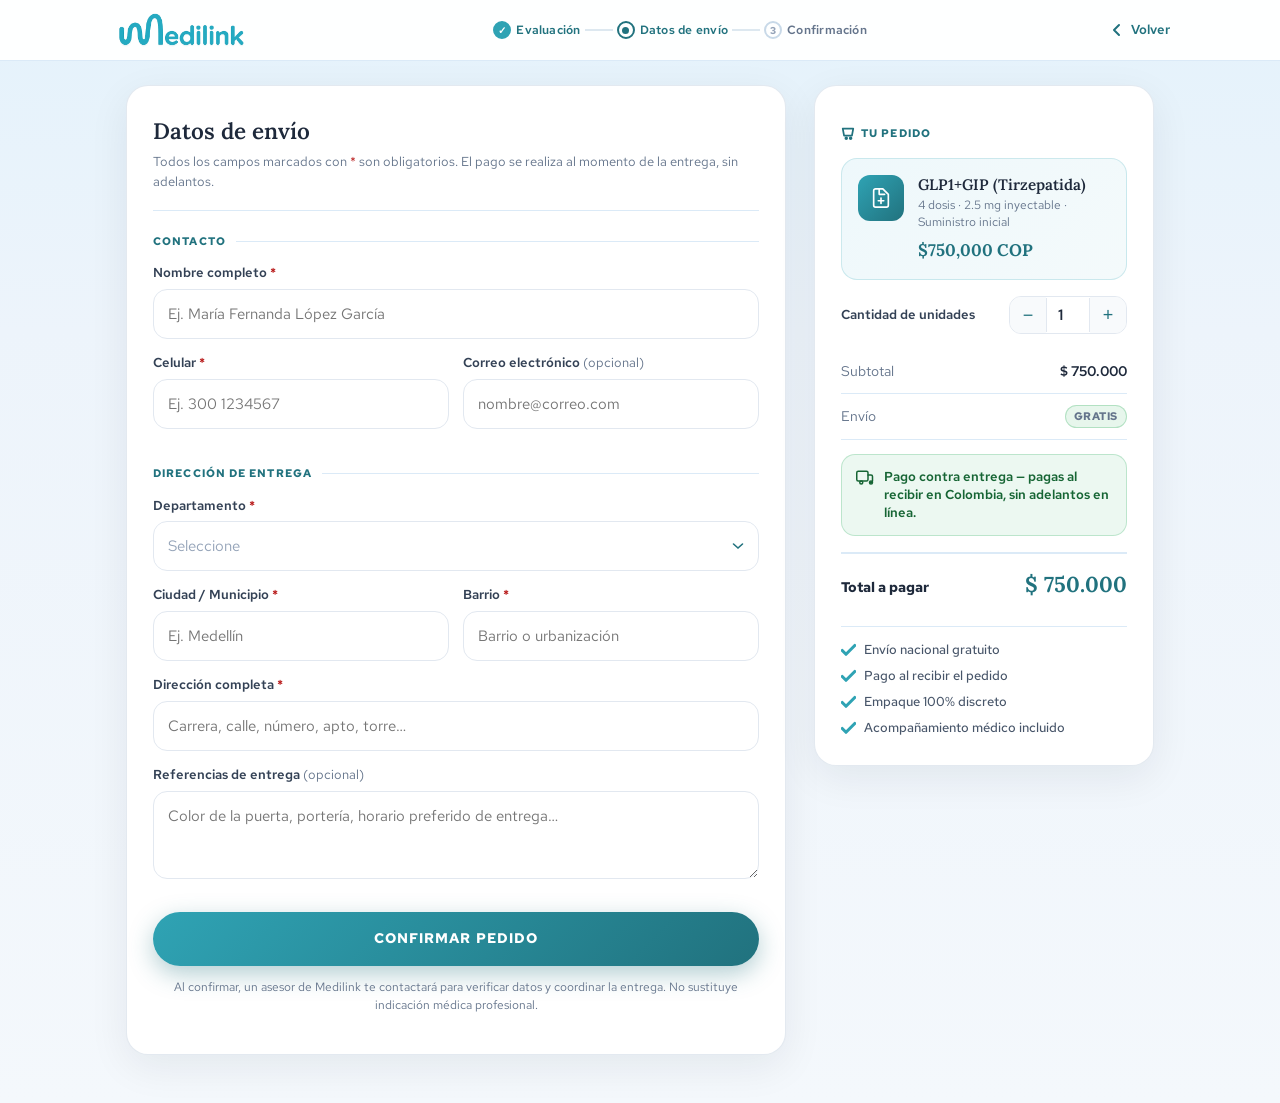
<file: checkout.html>
<!DOCTYPE html>
<html lang="es">

<head>
  <meta charset="utf-8">
  <title>Pedido — Medilink Colombia</title>
  <meta name="robots" content="noindex, nofollow">
  <meta name="viewport" content="width=device-width, initial-scale=1, viewport-fit=cover">
  <link rel="preconnect" href="https://fonts.googleapis.com">
  <link rel="preconnect" href="https://fonts.gstatic.com" crossorigin>
  <link href="https://fonts.googleapis.com/css2?family=Red+Hat+Text:ital,wght@0,400;0,500;0,600;0,700&family=Lora:ital,wght@0,500;0,600;1,400&display=swap" rel="stylesheet">
  <link href="https://medvi.org/medvi-icon.png" rel="shortcut icon" type="image/x-icon">
  <style>
    :root {
      --bg-soft: #edf4fb;
      --bg-surface: #ffffff;
      --text: #38312c;
      --muted: #64748b;
      --border-soft: #dbeaf7;
      --border: #e2e8f0;
      --accent: #2FA3B4;
      --accent-dark: #21727E;
      --success-bg: rgba(22, 163, 74, 0.08);
      --success-border: rgba(22, 163, 74, 0.22);
      --success-text: #166534;
      --shadow: 0 12px 40px rgba(15, 23, 42, 0.07);
      --pick-border: #e2e8f0;
      --pick-border-hover: #cbd5e1;
      --pick-active: var(--accent-dark);
      --pick-active-soft: rgba(47, 163, 180, 0.25);
    }

    *, *::before, *::after { box-sizing: border-box; }

    body {
      margin: 0;
      min-height: 100vh;
      min-height: 100dvh;
      background: linear-gradient(180deg, #e4f2fb 0%, var(--bg-soft) 30%, #f4f8fc 100%);
      color: var(--text);
      font-family: "Red Hat Text", Arial, sans-serif;
      font-size: 16px;
      line-height: 1.5;
    }

    /* ── Header ───────────────────────────────────────────── */
    .ck-top {
      position: sticky;
      top: 0;
      z-index: 20;
      background: rgba(255, 255, 255, 0.94);
      backdrop-filter: blur(12px);
      -webkit-backdrop-filter: blur(12px);
      border-bottom: 1px solid var(--border-soft);
      padding: max(12px, env(safe-area-inset-top)) max(20px, env(safe-area-inset-right)) 12px max(20px, env(safe-area-inset-left));
    }

    .ck-top-inner {
      max-width: 1060px;
      margin: 0 auto;
      display: flex;
      align-items: center;
      justify-content: space-between;
      gap: 14px;
    }

    .ck-logo img {
      height: clamp(30px, 8vw, 36px);
      width: auto;
      display: block;
    }

    .ck-nav-link {
      display: flex;
      align-items: center;
      gap: 6px;
      font-size: 13px;
      font-weight: 600;
      color: var(--accent-dark);
      text-decoration: none;
      white-space: nowrap;
    }

    .ck-nav-link:hover { text-decoration: underline; text-underline-offset: 3px; }

    .ck-nav-link svg {
      width: 16px;
      height: 16px;
      stroke: currentColor;
      fill: none;
      stroke-width: 2;
      stroke-linecap: round;
      stroke-linejoin: round;
      flex-shrink: 0;
    }

    /* ── Step indicator ───────────────────────────────────── */
    .ck-steps {
      display: flex;
      align-items: center;
      font-size: 12px;
      font-weight: 600;
      color: var(--muted);
    }

    .ck-step {
      display: flex;
      align-items: center;
      gap: 5px;
      letter-spacing: 0.02em;
    }

    .ck-step__dot {
      width: 18px;
      height: 18px;
      border-radius: 50%;
      border: 2px solid #c8d9e8;
      display: flex;
      align-items: center;
      justify-content: center;
      font-size: 10px;
      font-weight: 700;
      color: #94a3b8;
      flex-shrink: 0;
    }

    .ck-step.is-done .ck-step__dot {
      background: var(--accent);
      border-color: var(--accent);
      color: #fff;
    }

    .ck-step.is-done { color: var(--accent-dark); }

    .ck-step.is-active .ck-step__dot {
      border-color: var(--accent-dark);
      background: transparent;
    }

    .ck-step.is-active .ck-step__dot::after {
      content: "";
      width: 7px;
      height: 7px;
      border-radius: 50%;
      background: var(--accent-dark);
    }

    .ck-step.is-active { color: var(--accent-dark); }

    .ck-step__line {
      width: 28px;
      height: 2px;
      background: #dde8f0;
      margin: 0 4px;
      flex-shrink: 0;
    }

    @media (max-width: 480px) { .ck-steps { display: none; } }

    /* ── Page wrap ────────────────────────────────────────── */
    .ck-wrap {
      max-width: 1060px;
      margin: 0 auto;
      padding: max(24px, env(safe-area-inset-top)) max(16px, env(safe-area-inset-right)) max(48px, env(safe-area-inset-bottom)) max(16px, env(safe-area-inset-left));
    }

    .ck-banner {
      margin-bottom: 16px;
      padding: 13px 18px;
      border-radius: 14px;
      background: rgba(47, 163, 180, 0.1);
      border: 1px solid rgba(47, 163, 180, 0.28);
      font-size: 14px;
      line-height: 1.45;
      color: var(--accent-dark);
      font-weight: 500;
    }

    .ck-banner[hidden] { display: none !important; }

    /* ── 2-col grid ───────────────────────────────────────── */
    .ck-grid {
      display: flex;
      flex-direction: column;
      gap: 20px;
    }

    @media (min-width: 900px) {
      .ck-grid {
        display: grid;
        grid-template-columns: minmax(0, 1fr) 340px;
        gap: 28px;
        align-items: start;
      }
    }

    .ck-summary { order: -1; }

    @media (min-width: 900px) {
      .ck-summary {
        order: 0;
        position: sticky;
        top: calc(58px + env(safe-area-inset-top, 0px));
      }
    }

    /* ── Cards ────────────────────────────────────────────── */
    .ck-card {
      background: var(--bg-surface);
      border: 1px solid rgba(226, 232, 240, 0.95);
      border-radius: 22px;
      padding: clamp(20px, 4vw, 28px) clamp(18px, 3.5vw, 26px);
      box-shadow: var(--shadow);
    }

    /* ── Form card ────────────────────────────────────────── */
    .ck-form-head {
      margin-bottom: 22px;
      padding-bottom: 18px;
      border-bottom: 1px solid var(--border-soft);
    }

    .ck-form-head h1 {
      margin: 0 0 4px;
      font-family: Lora, Georgia, serif;
      font-size: clamp(1.2rem, 3.5vw, 1.4rem);
      font-weight: 600;
      color: #1e293b;
    }

    .ck-sub {
      margin: 0;
      font-size: 13px;
      line-height: 1.55;
      color: var(--muted);
    }

    .ck-section-label {
      display: flex;
      align-items: center;
      gap: 10px;
      margin: 22px 0 14px;
      font-size: 11px;
      font-weight: 700;
      letter-spacing: 0.1em;
      text-transform: uppercase;
      color: var(--accent-dark);
      white-space: nowrap;
    }

    .ck-section-label::after {
      content: "";
      flex: 1;
      height: 1px;
      background: var(--border-soft);
    }

    .ck-section-label:first-of-type { margin-top: 0; }

    /* ── Fields ───────────────────────────────────────────── */
    .ck-field { margin-bottom: 14px; }

    .ck-field label {
      display: block;
      margin-bottom: 6px;
      font-size: 13px;
      font-weight: 600;
      color: #334155;
    }

    .ck-hint { font-weight: 400; color: var(--muted); }

    .ck-input, .ck-textarea {
      width: 100%;
      padding: 13px 14px;
      font: inherit;
      font-size: 15px;
      border: 1.5px solid var(--border);
      border-radius: 14px;
      background: #fff;
      color: var(--text);
      transition: border-color 0.2s, box-shadow 0.2s;
      min-height: 48px;
    }

    .ck-textarea { min-height: 88px; resize: vertical; }

    .ck-input:focus, .ck-textarea:focus {
      outline: none;
      border-color: var(--accent);
      box-shadow: 0 0 0 3px rgba(47, 163, 180, 0.2);
    }

    .ck-row2 {
      display: grid;
      grid-template-columns: 1fr 1fr;
      gap: 12px 14px;
    }

    @media (max-width: 520px) { .ck-row2 { grid-template-columns: 1fr; } }

    /* ── Departamento: mismo aspecto que .ck-input (etiqueta fuera + una sola fila) ── */
    .ck-depto-shell {
      position: relative;
      z-index: 1;
      border: 1.5px solid var(--border);
      border-radius: 14px;
      background: #fff;
      min-height: 48px;
      transition: border-color 0.2s, box-shadow 0.2s;
    }

    .ck-depto-shell:hover {
      border-color: var(--pick-border-hover);
    }

    .ck-depto-shell:focus-within {
      outline: none;
      border-color: var(--accent);
      box-shadow: 0 0 0 3px rgba(47, 163, 180, 0.2);
    }

    .ck-depto-shell:has(.intake-dd.is-open) {
      z-index: 30;
    }

    /* Native <select> antes de mejorar (sin JS o primer paint) */
    .ck-depto-shell > select.ck-depto-native {
      display: block;
      width: 100%;
      margin: 0;
      padding: 13px 36px 13px 14px;
      min-height: 48px;
      font: inherit;
      font-size: 15px;
      color: var(--text);
      background: transparent;
      border: none;
      border-radius: 14px;
      cursor: pointer;
      appearance: none;
      background-image: url("data:image/svg+xml,%3Csvg xmlns='http://www.w3.org/2000/svg' width='12' height='8' viewBox='0 0 12 8'%3E%3Cpath fill='none' stroke='%2364748b' stroke-width='1.2' d='M1 1.5L6 6l5-4.5'/%3E%3C/svg%3E");
      background-repeat: no-repeat;
      background-position: right 14px center;
    }

    .ck-depto-shell > select.ck-depto-native:focus {
      outline: none;
    }

    .intake-dd {
      position: relative;
      width: 100%;
    }

    .intake-dd__native {
      position: absolute !important;
      width: 1px !important;
      height: 1px !important;
      padding: 0 !important;
      margin: -1px !important;
      overflow: hidden !important;
      clip: rect(0, 0, 0, 0) !important;
      white-space: nowrap !important;
      border: 0 !important;
      appearance: none;
    }

    .ck-depto-shell .intake-dd__btn {
      position: relative;
      display: flex;
      align-items: center;
      width: 100%;
      margin: 0;
      padding: 13px 36px 13px 14px;
      min-height: 48px;
      font: inherit;
      font-size: 15px;
      font-weight: 400;
      line-height: 1.35;
      text-align: left;
      color: var(--text);
      background: transparent;
      border: none;
      border-radius: 14px;
      cursor: pointer;
      transition: color 0.15s ease;
    }

    .ck-depto-shell .intake-dd__btn.intake-dd__btn--placeholder {
      color: #94a3b8;
      font-weight: 400;
    }

    .ck-depto-shell .intake-dd__btn::after {
      content: "";
      position: absolute;
      right: 14px;
      top: 50%;
      width: 12px;
      height: 8px;
      margin-top: -4px;
      background-image: url("data:image/svg+xml,%3Csvg xmlns='http://www.w3.org/2000/svg' width='12' height='8' viewBox='0 0 12 8'%3E%3Cpath fill='none' stroke='%2321727E' stroke-width='1.6' stroke-linecap='round' d='M1.5 2L6 6l4.5-4'/%3E%3C/svg%3E");
      background-repeat: no-repeat;
      background-position: center;
      pointer-events: none;
      transition: transform 0.2s ease;
    }

    .intake-dd.is-open .intake-dd__btn::after {
      transform: rotate(180deg);
    }

    .ck-depto-shell .intake-dd__btn:focus {
      outline: none;
    }

    .ck-depto-shell .intake-dd__btn:focus-visible {
      outline: 2px solid var(--accent);
      outline-offset: 2px;
      border-radius: 10px;
    }

    .intake-dd__list {
      position: absolute; left: -6px; right: -6px; top: calc(100% + 6px);
      z-index: 50; margin: 0; padding: 6px 0; list-style: none;
      max-height: min(280px, 52vh); overflow-y: auto; overflow-x: hidden;
      background: #fff; border: 1px solid #dbe4f0; border-radius: 14px;
      box-shadow: 0 14px 40px rgba(30, 58, 95, 0.16), 0 0 0 1px rgba(255,255,255,0.8) inset;
      scrollbar-width: thin; scrollbar-color: var(--accent) #eef4fb;
    }

    .intake-dd__list::-webkit-scrollbar { width: 8px; }
    .intake-dd__list::-webkit-scrollbar-track { background: #eef4fb; border-radius: 8px; }
    .intake-dd__list::-webkit-scrollbar-thumb { background: var(--accent); border-radius: 8px; }

    .intake-dd__opt {
      margin: 0;
      padding: 11px 16px;
      font: inherit;
      font-size: 15px;
      font-weight: 500;
      line-height: 1.35;
      color: var(--text);
      cursor: pointer;
      transition: background 0.12s ease, color 0.12s ease;
    }

    .intake-dd__opt:hover, .intake-dd__opt:focus { outline: none; background: rgba(47, 163, 180, 0.1); color: var(--accent-dark); }
    .intake-dd__opt[aria-selected="true"] { background: rgba(47, 163, 180, 0.18); color: var(--accent-dark); font-weight: 600; }

    /* ── Submit area ──────────────────────────────────────── */
    .ck-submit-area { margin-top: 26px; }

    .ck-submit {
      width: 100%; padding: 16px 22px; min-height: 54px;
      font: inherit; font-size: 14px; font-weight: 700;
      letter-spacing: 0.08em; text-transform: uppercase;
      color: #fff;
      background: linear-gradient(135deg, var(--accent) 0%, var(--accent-dark) 100%);
      border: none; border-radius: 999px; cursor: pointer;
      box-shadow: 0 8px 24px rgba(33, 114, 126, 0.35);
      transition: transform 0.15s ease, box-shadow 0.15s ease, opacity 0.15s ease;
    }

    .ck-submit:hover:not(:disabled) { transform: translateY(-1px); box-shadow: 0 10px 28px rgba(33, 114, 126, 0.42); }
    .ck-submit:disabled { opacity: 0.55; cursor: not-allowed; transform: none; }

    .ck-foot {
      margin-top: 12px; font-size: 12px; line-height: 1.5;
      color: var(--muted); text-align: center;
    }

    .ck-post-submit {
      margin-top: 14px; padding: 14px 16px; border-radius: 14px;
      background: #f0fdf4; border: 1px solid rgba(22, 163, 74, 0.28);
      font-size: 14px; line-height: 1.5; color: #166534; text-align: center;
    }

    .ck-post-submit[hidden] { display: none !important; }
    .ck-post-submit a { color: var(--accent-dark); font-weight: 700; }

    /* ── Summary card ─────────────────────────────────────── */
    .ck-summary-label {
      display: inline-flex; align-items: center; gap: 6px;
      margin-bottom: 16px;
      font-size: 11px; font-weight: 700; letter-spacing: 0.1em;
      text-transform: uppercase; color: var(--accent-dark);
    }

    .ck-summary-label svg {
      width: 14px; height: 14px;
      stroke: currentColor; fill: none; stroke-width: 2;
      stroke-linecap: round; stroke-linejoin: round;
    }

    /* Product box */
    .ck-product-box {
      display: flex; align-items: flex-start; gap: 14px;
      padding: 16px;
      background: linear-gradient(135deg, #eef8fb 0%, #f4fafb 100%);
      border: 1px solid rgba(47, 163, 180, 0.2);
      border-radius: 16px; margin-bottom: 16px;
    }

    .ck-product-icon {
      flex-shrink: 0; width: 46px; height: 46px; border-radius: 12px;
      background: linear-gradient(135deg, var(--accent) 0%, var(--accent-dark) 100%);
      display: flex; align-items: center; justify-content: center;
    }

    .ck-product-icon svg {
      width: 22px; height: 22px;
      stroke: #fff; fill: none; stroke-width: 1.8;
      stroke-linecap: round; stroke-linejoin: round;
    }

    .ck-product-info { flex: 1; min-width: 0; }

    .ck-product-name {
      margin: 0 0 3px;
      font-family: Lora, Georgia, serif; font-size: 0.95rem; font-weight: 600;
      color: #1e293b; line-height: 1.3;
    }

    .ck-product-desc { margin: 0 0 7px; font-size: 12px; color: #64748b; line-height: 1.4; }

    .ck-product-price {
      margin: 0; font-family: Lora, Georgia, serif;
      font-size: 1.05rem; font-weight: 700; color: var(--accent-dark);
    }

    /* Quantity control */
    .ck-qty-row {
      display: flex; align-items: center; justify-content: space-between;
      gap: 10px; margin-bottom: 16px;
    }

    .ck-qty-label { font-size: 13px; font-weight: 600; color: #334155; }

    .ck-qty-control {
      display: flex; align-items: center;
      border: 1.5px solid var(--border); border-radius: 12px; overflow: hidden;
    }

    .ck-qty-btn {
      width: 36px; height: 36px; background: #f8fafc; border: none;
      cursor: pointer; font-size: 18px; color: var(--accent-dark);
      display: flex; align-items: center; justify-content: center;
      transition: background 0.15s; flex-shrink: 0; line-height: 1;
    }

    .ck-qty-btn:hover { background: #eef4fb; }

    .ck-qty-val {
      width: 44px; padding: 6px 4px; text-align: center;
      border: none; border-left: 1px solid var(--border); border-right: 1px solid var(--border);
      font: inherit; font-size: 15px; font-weight: 600; color: #1e293b; background: #fff;
    }

    .ck-qty-val:focus { outline: none; }

    /* Line items */
    .ck-sum-line {
      display: flex; justify-content: space-between; align-items: center;
      gap: 12px; padding: 11px 0;
      border-bottom: 1px solid var(--border-soft); font-size: 14px;
    }

    .ck-sum-line:last-of-type { border-bottom: none; }
    .ck-sum-line span { color: var(--muted); }
    .ck-sum-line strong { color: #1e293b; font-weight: 600; text-align: right; }

    .ck-free-badge {
      display: inline-block; padding: 2px 8px;
      background: rgba(22, 163, 74, 0.1);
      border: 1px solid rgba(22, 163, 74, 0.25);
      border-radius: 999px; font-size: 11px; font-weight: 700;
      letter-spacing: 0.05em; color: #166534; text-transform: uppercase;
    }

    /* Total */
    .ck-total {
      display: flex; justify-content: space-between; align-items: baseline;
      padding: 14px 0 12px; margin-top: 4px;
      border-top: 2px solid var(--border-soft);
      font-size: 14px; font-weight: 700; color: #1e293b;
    }

    .ck-total-val {
      font-family: Lora, Georgia, serif;
      font-size: clamp(1.2rem, 3.5vw, 1.35rem);
      font-weight: 700; color: var(--accent-dark);
    }

    /* COD badge */
    .ck-cod-badge {
      display: flex; align-items: flex-start; gap: 10px;
      margin: 14px 0 16px; padding: 13px 14px;
      background: var(--success-bg); border: 1px solid var(--success-border);
      border-radius: 14px; font-size: 13px; font-weight: 600;
      color: var(--success-text); line-height: 1.4;
    }

    .ck-cod-badge svg {
      width: 18px; height: 18px; stroke: currentColor; fill: none;
      stroke-width: 2; stroke-linecap: round; stroke-linejoin: round;
      flex-shrink: 0; margin-top: 1px;
    }

    /* Trust list */
    .ck-trust-list {
      display: flex; flex-direction: column; gap: 7px;
      margin-top: 14px; padding-top: 14px;
      border-top: 1px solid var(--border-soft);
    }

    .ck-trust-item {
      display: flex; align-items: center; gap: 8px;
      font-size: 12.5px; font-weight: 500; color: #475569;
    }

    .ck-trust-item svg {
      width: 15px; height: 15px; flex-shrink: 0;
      stroke: var(--accent); fill: none; stroke-width: 2.5;
      stroke-linecap: round; stroke-linejoin: round;
    }

    .req { color: #b91c1c; }
  </style>
</head>

<body>
  <header class="ck-top">
    <div class="ck-top-inner">
      <a class="ck-logo" href="index.html" aria-label="Medilink Colombia — inicio">
        <img src="images/LOGO-MEDILINK.png" alt="Medilink Colombia" width="160" height="40">
      </a>

      <nav class="ck-steps" aria-label="Pasos del proceso">
        <div class="ck-step is-done">
          <span class="ck-step__dot" aria-hidden="true">✓</span>
          <span>Evaluación</span>
        </div>
        <span class="ck-step__line" aria-hidden="true"></span>
        <div class="ck-step is-active">
          <span class="ck-step__dot" aria-hidden="true"></span>
          <span>Datos de envío</span>
        </div>
        <span class="ck-step__line" aria-hidden="true"></span>
        <div class="ck-step">
          <span class="ck-step__dot" aria-hidden="true">3</span>
          <span>Confirmación</span>
        </div>
      </nav>

      <a class="ck-nav-link" href="intakeform6089.html">
        <svg viewBox="0 0 16 16" aria-hidden="true"><polyline points="10,3 5,8 10,13"/></svg>
        Volver
      </a>
    </div>
  </header>

  <div class="ck-wrap">
    <p class="ck-banner" id="ck-eval-banner" hidden></p>

    <div class="ck-grid">

      <!-- ── Form ─────────────────────────────────────────── -->
      <form class="ck-card" id="checkout-form" novalidate>
        <div class="ck-form-head">
          <h1>Datos de envío</h1>
          <p class="ck-sub">Todos los campos marcados con <span class="req" aria-hidden="true">*</span> son obligatorios. El pago se realiza al momento de la entrega, sin adelantos.</p>
        </div>

        <p class="ck-section-label">Contacto</p>

        <div class="ck-field">
          <label for="ck-nombre">Nombre completo <span class="req" aria-hidden="true">*</span></label>
          <input class="ck-input" id="ck-nombre" name="nombre_completo" type="text"
            autocomplete="name" required maxlength="160"
            placeholder="Ej. María Fernanda López García">
        </div>
        <div class="ck-row2">
          <div class="ck-field">
            <label for="ck-celular">Celular <span class="req" aria-hidden="true">*</span></label>
            <input class="ck-input" id="ck-celular" name="celular" type="tel"
              inputmode="tel" autocomplete="tel" required
              placeholder="Ej. 300 1234567">
          </div>
          <div class="ck-field">
            <label for="ck-email">Correo electrónico <span class="ck-hint">(opcional)</span></label>
            <input class="ck-input" id="ck-email" name="email" type="email"
              autocomplete="email" maxlength="120"
              placeholder="nombre@correo.com">
          </div>
        </div>

        <p class="ck-section-label">Dirección de entrega</p>

        <div class="ck-field ck-field--depto">
          <label for="ck-depto" id="ck-depto-lbl">Departamento <span class="req" aria-hidden="true">*</span></label>
          <div class="ck-depto-shell">
            <select id="ck-depto" name="departamento" class="ck-depto-native" required autocomplete="address-level1">
              <option value="">Seleccione</option>
              <option>Amazonas</option><option>Antioquia</option><option>Arauca</option>
              <option>Atlántico</option><option>Bogotá D.C.</option><option>Bolívar</option>
              <option>Boyacá</option><option>Caldas</option><option>Caquetá</option>
              <option>Casanare</option><option>Cauca</option><option>Cesar</option>
              <option>Chocó</option><option>Córdoba</option><option>Cundinamarca</option>
              <option>Guainía</option><option>Guaviare</option><option>Huila</option>
              <option>La Guajira</option><option>Magdalena</option><option>Meta</option>
              <option>Nariño</option><option>Norte de Santander</option><option>Putumayo</option>
              <option>Quindío</option><option>Risaralda</option>
              <option>San Andrés y Providencia</option><option>Santander</option>
              <option>Sucre</option><option>Tolima</option><option>Valle del Cauca</option>
              <option>Vaupés</option><option>Vichada</option>
            </select>
          </div>
        </div>

        <div class="ck-row2">
          <div class="ck-field">
            <label for="ck-ciudad">Ciudad / Municipio <span class="req" aria-hidden="true">*</span></label>
            <input class="ck-input" id="ck-ciudad" name="ciudad" type="text"
              required maxlength="120" placeholder="Ej. Medellín">
          </div>
          <div class="ck-field">
            <label for="ck-barrio">Barrio <span class="req" aria-hidden="true">*</span></label>
            <input class="ck-input" id="ck-barrio" name="barrio" type="text"
              required maxlength="100" placeholder="Barrio o urbanización">
          </div>
        </div>

        <div class="ck-field">
          <label for="ck-direccion">Dirección completa <span class="req" aria-hidden="true">*</span></label>
          <input class="ck-input" id="ck-direccion" name="direccion" type="text"
            autocomplete="street-address" required maxlength="200"
            placeholder="Carrera, calle, número, apto, torre…">
        </div>
        <div class="ck-field">
          <label for="ck-ref">Referencias de entrega <span class="ck-hint">(opcional)</span></label>
          <textarea class="ck-textarea" id="ck-ref" name="referencias" maxlength="500"
            placeholder="Color de la puerta, portería, horario preferido de entrega…"></textarea>
        </div>

        <div class="ck-submit-area">
          <button type="submit" class="ck-submit" id="ck-btn-confirmar">
            Confirmar pedido
          </button>
          <p class="ck-foot">Al confirmar, un asesor de Medilink te contactará para verificar datos y coordinar la entrega. No sustituye indicación médica profesional.</p>
          <div class="ck-post-submit" id="ck-post-submit" hidden>
            Hemos abierto la <strong>confirmación en una nueva pestaña</strong>. Si no la ves, <a href="pedido-confirmado.html" id="ck-open-confirm" target="_blank" rel="noopener noreferrer">haz clic aquí</a>.
          </div>
        </div>
      </form>

      <!-- ── Summary ──────────────────────────────────────── -->
      <aside class="ck-card ck-summary" aria-labelledby="ck-resumen-title">
        <p class="ck-summary-label" id="ck-resumen-title">
          <svg viewBox="0 0 16 16" aria-hidden="true"><path d="M2 3h12l-1.5 8H3.5L2 3Z"/><circle cx="6" cy="14" r="1"/><circle cx="11" cy="14" r="1"/></svg>
          Tu pedido
        </p>

        <!-- Product box -->
        <div class="ck-product-box">
          <div class="ck-product-icon" aria-hidden="true">
            <svg viewBox="0 0 24 24">
              <path d="M10 2H6a2 2 0 0 0-2 2v16a2 2 0 0 0 2 2h12a2 2 0 0 0 2-2V8l-6-6Z"/>
              <path d="M10 2v6h6"/>
              <line x1="12" y1="12" x2="12" y2="18"/>
              <line x1="9" y1="15" x2="15" y2="15"/>
            </svg>
          </div>
          <div class="ck-product-info">
            <p class="ck-product-name" id="ck-producto-nombre">GLP1+GIP (Tirzepatida)</p>
            <p class="ck-product-desc">4 dosis · 2.5 mg inyectable · Suministro inicial</p>
            <p class="ck-product-price">$750,000 COP</p>
          </div>
        </div>

        <!-- Quantity -->
        <div class="ck-qty-row">
          <span class="ck-qty-label">Cantidad de unidades</span>
          <div class="ck-qty-control">
            <button type="button" class="ck-qty-btn" id="ck-qty-minus" aria-label="Reducir cantidad">−</button>
            <input class="ck-qty-val" id="ck-cantidad" name="cantidad"
              type="number" min="1" max="99" value="1"
              form="checkout-form" inputmode="numeric" aria-label="Cantidad">
            <button type="button" class="ck-qty-btn" id="ck-qty-plus" aria-label="Aumentar cantidad">+</button>
          </div>
        </div>

        <!-- Line items -->
        <div class="ck-sum-line">
          <span>Subtotal</span>
          <strong id="ck-subtotal-valor">$750,000 COP</strong>
        </div>
        <div class="ck-sum-line">
          <span>Envío</span>
          <strong><span class="ck-free-badge">Gratis</span></strong>
        </div>

        <!-- COD -->
        <div class="ck-cod-badge">
          <svg viewBox="0 0 24 24" aria-hidden="true">
            <rect x="1" y="3" width="15" height="13" rx="2"/>
            <path d="M16 8h4a2 2 0 0 1 2 2v6a2 2 0 0 1-2 2h-1"/>
            <circle cx="7" cy="18" r="2"/><circle cx="20" cy="18" r="2"/>
          </svg>
          <span>Pago contra entrega — pagas al recibir en Colombia, sin adelantos en línea.</span>
        </div>

        <!-- Total -->
        <div class="ck-total">
          <span>Total a pagar</span>
          <span class="ck-total-val" id="ck-total-valor">$750,000 COP</span>
        </div>

        <!-- Trust -->
        <div class="ck-trust-list">
          <div class="ck-trust-item">
            <svg viewBox="0 0 12 12"><polyline points="1,6 4,9 11,2"/></svg>
            Envío nacional gratuito
          </div>
          <div class="ck-trust-item">
            <svg viewBox="0 0 12 12"><polyline points="1,6 4,9 11,2"/></svg>
            Pago al recibir el pedido
          </div>
          <div class="ck-trust-item">
            <svg viewBox="0 0 12 12"><polyline points="1,6 4,9 11,2"/></svg>
            Empaque 100% discreto
          </div>
          <div class="ck-trust-item">
            <svg viewBox="0 0 12 12"><polyline points="1,6 4,9 11,2"/></svg>
            Acompañamiento médico incluido
          </div>
        </div>
      </aside>
    </div>
  </div>

  <script>
    (function () {
      var MLK_PRECIO_UNITARIO_COP = 750000;
      var MLK_NOMBRE_PRODUCTO = 'GLP1+GIP (Tirzepatida)';
      var MLK_DETALLE_PRODUCTO = '4 dosis · 2.5 mg inyectable';

      /* ── Custom dropdown ────────────────────────────── */
      function closeAllIntakeDds(exceptWrap) {
        document.querySelectorAll('.intake-dd.is-open').forEach(function (w) {
          if (w !== exceptWrap && typeof w._intakeDdClose === 'function') w._intakeDdClose();
        });
      }

      document.addEventListener('click', function () { closeAllIntakeDds(null); });
      document.addEventListener('keydown', function (e) {
        if (e.key === 'Escape') closeAllIntakeDds(null);
      });

      function enhanceIntakeDobSelect(select) {
        if (!select || select.dataset.intakeDd === '1') return;
        select.dataset.intakeDd = '1';
        var field = select.closest('.ck-field');
        var label = field ? field.querySelector('label[for="' + select.id + '"]') : null;
        if (!label && select.closest('.intake-dob-box')) {
          label = select.closest('.intake-dob-box').querySelector('.intake-dob-sublabel');
        }
        var wrap = document.createElement('div');
        wrap.className = 'intake-dd';
        var btn = document.createElement('button');
        btn.type = 'button';
        btn.className = 'intake-dd__btn';
        btn.id = select.id + '_btn';
        var listId = select.id + '_list';
        var list = document.createElement('ul');
        list.className = 'intake-dd__list';
        list.id = listId;
        list.setAttribute('role', 'listbox');
        list.hidden = true;
        btn.setAttribute('aria-haspopup', 'listbox');
        btn.setAttribute('aria-expanded', 'false');
        btn.setAttribute('aria-controls', listId);
        if (label) {
          if (!label.id) label.id = select.id + '_lbl';
          btn.setAttribute('aria-labelledby', label.id);
          label.setAttribute('for', btn.id);
        }
        select.parentNode.insertBefore(wrap, select);
        wrap.appendChild(btn);
        wrap.appendChild(list);
        wrap.appendChild(select);
        select.classList.remove('intake-dob-control', 'ck-depto-native');
        select.classList.add('intake-dd__native');
        select.setAttribute('tabindex', '-1');

        function syncList() {
          list.innerHTML = '';
          Array.prototype.forEach.call(select.options, function (opt) {
            var li = document.createElement('li');
            li.setAttribute('role', 'option');
            li.className = 'intake-dd__opt';
            li.dataset.value = opt.value;
            li.textContent = opt.textContent;
            li.setAttribute('aria-selected', opt.value === select.value ? 'true' : 'false');
            li.tabIndex = -1;
            list.appendChild(li);
          });
        }

        function syncBtn() {
          var i = select.selectedIndex;
          var text = (i >= 0 && select.options[i]) ? select.options[i].textContent : '—';
          btn.textContent = text;
          btn.classList.toggle('intake-dd__btn--placeholder', !select.value);
        }

        function openDd(e) {
          if (e) e.stopPropagation();
          closeAllIntakeDds(wrap);
          syncList();
          list.hidden = false;
          btn.setAttribute('aria-expanded', 'true');
          wrap.classList.add('is-open');
        }

        function closeDd() {
          list.hidden = true;
          btn.setAttribute('aria-expanded', 'false');
          wrap.classList.remove('is-open');
        }

        wrap._intakeDdClose = closeDd;

        btn.addEventListener('click', function (e) {
          e.stopPropagation();
          wrap.classList.contains('is-open') ? closeDd() : openDd(e);
        });

        wrap.addEventListener('click', function (e) { e.stopPropagation(); });

        list.addEventListener('click', function (e) {
          var li = e.target.closest('.intake-dd__opt');
          if (!li) return;
          e.stopPropagation();
          select.value = li.dataset.value;
          select.dispatchEvent(new Event('input', { bubbles: true }));
          select.dispatchEvent(new Event('change', { bubbles: true }));
          syncBtn(); syncList(); closeDd(); btn.focus();
        });

        select.addEventListener('change', function () {
          syncBtn();
          if (wrap.classList.contains('is-open')) syncList();
        });

        select.__intakeDdRefresh = function () { syncBtn(); syncList(); };
        syncBtn();
      }

      var ckDepto = document.getElementById('ck-depto');
      if (ckDepto) enhanceIntakeDobSelect(ckDepto);

      /* ── Banner from evaluation ─────────────────────── */
      try {
        var raw = sessionStorage.getItem('mlk_pre_pedido');
        if (raw) {
          var ev = JSON.parse(raw);
          var banner = document.getElementById('ck-eval-banner');
          if (ev && ev.evalApto && banner) {
            banner.textContent = '✓ Tu evaluación fue favorable (' + ev.evalScore + '% de aceptación). Completa el envío para continuar.';
            banner.hidden = false;
          }
        }
      } catch (e) { /* noop */ }

      /* ── Format ─────────────────────────────────────── */
      function formatCOP(n) {
        return new Intl.NumberFormat('es-CO', {
          style: 'currency', currency: 'COP', maximumFractionDigits: 0
        }).format(n);
      }

      /* ── Quantity ───────────────────────────────────── */
      var qtyEl = document.getElementById('ck-cantidad');
      var totalEl = document.getElementById('ck-total-valor');
      var subtotalEl = document.getElementById('ck-subtotal-valor');
      var qtyMinus = document.getElementById('ck-qty-minus');
      var qtyPlus = document.getElementById('ck-qty-plus');

      function updateTotal() {
        var q = Math.max(1, parseInt(qtyEl.value, 10) || 1);
        qtyEl.value = String(q);
        var total = formatCOP(q * MLK_PRECIO_UNITARIO_COP);
        if (subtotalEl) subtotalEl.textContent = total;
        if (totalEl) totalEl.textContent = total;
      }

      if (qtyMinus) qtyMinus.addEventListener('click', function () {
        var q = Math.max(1, (parseInt(qtyEl.value, 10) || 1) - 1);
        qtyEl.value = String(q); updateTotal();
      });

      if (qtyPlus) qtyPlus.addEventListener('click', function () {
        var q = Math.min(99, (parseInt(qtyEl.value, 10) || 1) + 1);
        qtyEl.value = String(q); updateTotal();
      });

      qtyEl.addEventListener('input', updateTotal);
      qtyEl.addEventListener('change', updateTotal);
      updateTotal();

      /* ── Submit ─────────────────────────────────────── */
      var form = document.getElementById('checkout-form');
      var btn = document.getElementById('ck-btn-confirmar');
      var postSubmit = document.getElementById('ck-post-submit');
      var openConfirmLink = document.getElementById('ck-open-confirm');
      var frozenConfirm = null;

      function makeRef() {
        var t = Date.now().toString(36).toUpperCase();
        var r = ('000000' + Math.floor(Math.random() * 0xffffff).toString(16).toUpperCase()).slice(-6);
        return 'MLK-' + t.slice(-8) + r;
      }

      function buildConfirmPayload(fdObj) {
        return {
          ref: makeRef(),
          createdAt: new Date().toISOString(),
          nombre_completo: fdObj.nombre_completo || '',
          celular: fdObj.celular || '',
          email: fdObj.email || '',
          departamento: fdObj.departamento || '',
          ciudad: fdObj.ciudad || '',
          direccion: fdObj.direccion || '',
          barrio: fdObj.barrio || '',
          referencias: fdObj.referencias || '',
          cantidad: String(fdObj.cantidad != null ? fdObj.cantidad : qtyEl.value),
          producto: MLK_NOMBRE_PRODUCTO,
          detalle_producto: MLK_DETALLE_PRODUCTO,
          metodo_pago: 'contra_entrega',
          valor_unitario_cop: String(MLK_PRECIO_UNITARIO_COP),
          valor_total_cop: String(parseInt(qtyEl.value, 10) * MLK_PRECIO_UNITARIO_COP),
          valor_total_texto: formatCOP(parseInt(qtyEl.value, 10) * MLK_PRECIO_UNITARIO_COP)
        };
      }

      form.addEventListener('submit', function (e) {
        e.preventDefault();
        postSubmit.hidden = true;
        if (!form.checkValidity()) { form.reportValidity(); return; }

        var fd = new FormData(form);
        var payload = {};
        fd.forEach(function (v, k) { payload[k] = v; });
        payload.cantidad = qtyEl.value;
        payload.producto = MLK_NOMBRE_PRODUCTO;
        payload.detalle_producto = MLK_DETALLE_PRODUCTO;
        payload.metodo_pago = 'contra_entrega';
        payload.valor_total_cop = String(parseInt(qtyEl.value, 10) * MLK_PRECIO_UNITARIO_COP);
        try {
          var ev = sessionStorage.getItem('mlk_pre_pedido');
          if (ev) payload.evaluacion_previa = JSON.parse(ev);
        } catch (err) { /* noop */ }

        var confirmData = buildConfirmPayload(payload);
        frozenConfirm = confirmData;
        try { sessionStorage.setItem('mlk_pedido_confirmado', JSON.stringify(confirmData)); } catch (err) { /* noop */ }

        console.log('[Medilink] Pedido (demo):', payload);

        var url = 'pedido-confirmado.html';
        var win = window.open(url, '_blank', 'noopener,noreferrer');
        if (!win) { window.location.href = url; return; }
        try { win.opener = null; } catch (ignore) { /* noop */ }

        btn.disabled = true;
        postSubmit.hidden = false;
        postSubmit.scrollIntoView({ behavior: 'smooth', block: 'nearest' });
      });

      if (openConfirmLink) {
        openConfirmLink.addEventListener('click', function () {
          try {
            if (frozenConfirm) sessionStorage.setItem('mlk_pedido_confirmado', JSON.stringify(frozenConfirm));
          } catch (err) { /* noop */ }
        });
      }
    })();
  </script>
</body>

</html>
</file>
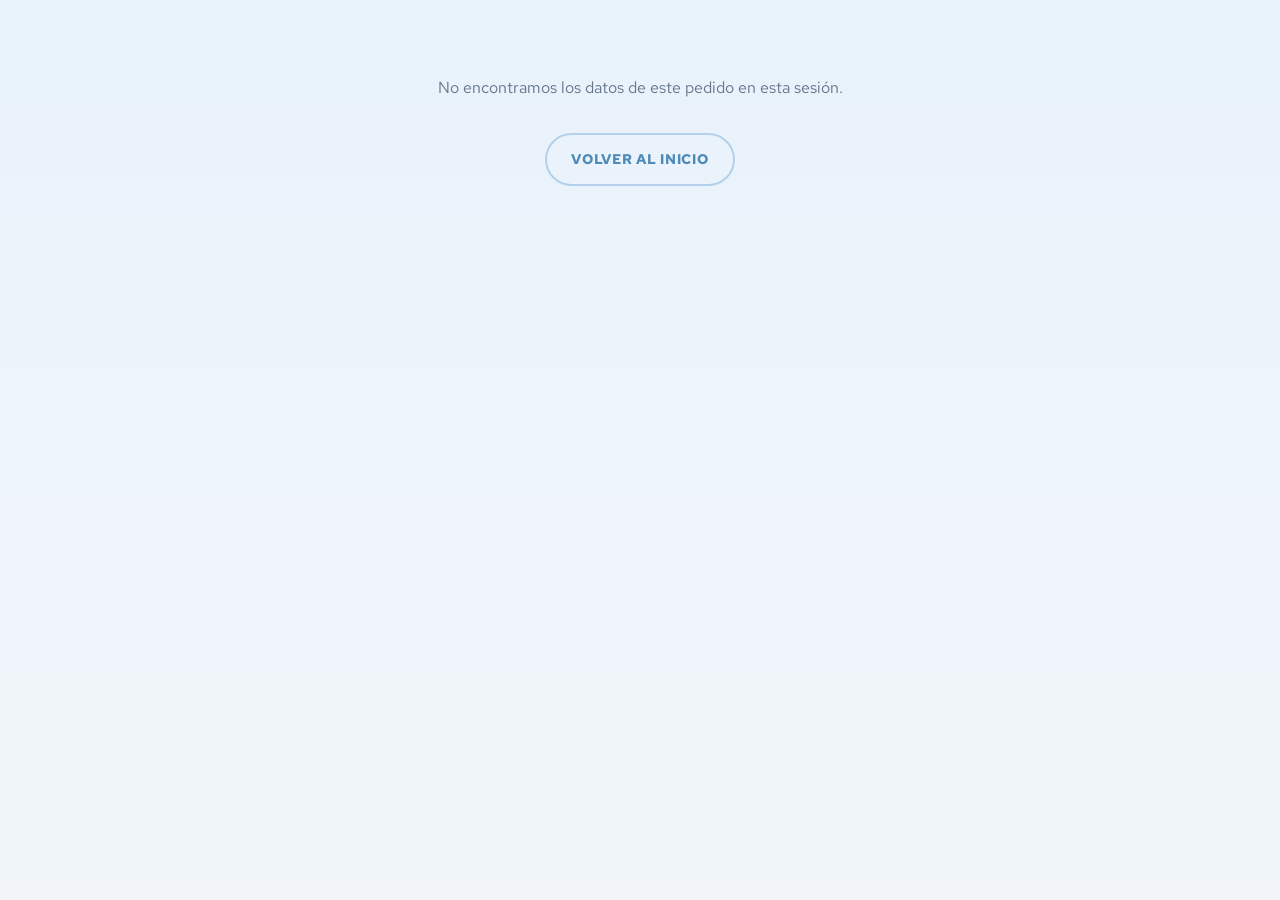
<file: pedido-confirmado.html>
<!DOCTYPE html>
<html lang="es">

<head>
  <meta charset="utf-8">
  <title>Pedido registrado — Medilink Colombia</title>
  <meta name="robots" content="noindex, nofollow">
  <meta name="viewport" content="width=device-width, initial-scale=1, viewport-fit=cover">
  <link rel="preconnect" href="https://fonts.googleapis.com">
  <link rel="preconnect" href="https://fonts.gstatic.com" crossorigin>
  <link href="https://fonts.googleapis.com/css2?family=Red+Hat+Text:ital,wght@0,400;0,500;0,600;0,700&family=Lora:ital,wght@0,500;0,600;1,400&display=swap" rel="stylesheet">
  <link href="https://medvi.org/medvi-icon.png" rel="shortcut icon" type="image/x-icon">
  <style>
    :root {
      --bg-soft: #edf4fb;
      --bg-surface: #ffffff;
      --text: #38312c;
      --muted: #64748b;
      --border: #e2e8f0;
      --accent: #6fa6d4;
      --accent-dark: #4e8ab8;
      --ok: #15803d;
      --ok-soft: rgba(22, 163, 74, 0.12);
    }

    *, *::before, *::after { box-sizing: border-box; }

    body {
      margin: 0;
      min-height: 100vh;
      min-height: 100dvh;
      padding: max(20px, env(safe-area-inset-top)) max(18px, env(safe-area-inset-right)) max(28px, env(safe-area-inset-bottom)) max(18px, env(safe-area-inset-left));
      background: linear-gradient(180deg, #e8f2fb 0%, var(--bg-soft) 42%, #f1f5f9 100%);
      color: var(--text);
      font-family: "Red Hat Text", Arial, sans-serif;
      font-size: 16px;
      line-height: 1.55;
    }

    .pc-shell {
      max-width: 560px;
      margin: 0 auto;
    }

    .pc-card {
      background: var(--bg-surface);
      border-radius: 24px;
      padding: clamp(24px, 5vw, 36px) clamp(20px, 4vw, 32px);
      border: 1px solid rgba(111, 166, 212, 0.22);
      box-shadow: 0 16px 48px rgba(15, 23, 42, 0.08), 0 0 0 1px rgba(255, 255, 255, 0.8) inset;
      text-align: center;
    }

    .pc-icon {
      width: 64px;
      height: 64px;
      margin: 0 auto 18px;
      border-radius: 50%;
      background: var(--ok-soft);
      border: 2px solid rgba(22, 163, 74, 0.35);
      display: flex;
      align-items: center;
      justify-content: center;
      font-size: 32px;
      line-height: 1;
    }

    .pc-badge {
      display: inline-block;
      margin-bottom: 14px;
      padding: 6px 14px;
      border-radius: 999px;
      font-size: 12px;
      font-weight: 700;
      letter-spacing: 0.06em;
      text-transform: uppercase;
      color: var(--accent-dark);
      background: rgba(111, 166, 212, 0.16);
    }

    .pc-card h1 {
      margin: 0 0 12px;
      font-family: Lora, Georgia, serif;
      font-size: clamp(1.35rem, 4.5vw, 1.65rem);
      font-weight: 600;
      color: #1e293b;
      line-height: 1.25;
    }

    .pc-lead {
      margin: 0 0 24px;
      color: var(--muted);
      font-size: 15px;
      text-align: left;
    }

    .pc-ref {
      margin: 0 0 22px;
      padding: 14px 16px;
      border-radius: 14px;
      background: #f8fafc;
      border: 1px dashed var(--border);
      font-size: 14px;
      text-align: center;
    }

    .pc-ref strong {
      display: block;
      margin-top: 6px;
      font-family: ui-monospace, monospace;
      font-size: 1.05rem;
      letter-spacing: 0.04em;
      color: #0f172a;
    }

    .pc-details {
      margin: 0 0 22px;
      text-align: left;
      border-radius: 16px;
      border: 1px solid var(--border);
      overflow: hidden;
      font-size: 14px;
    }

    .pc-details dt {
      margin: 0;
      padding: 10px 14px 2px;
      color: var(--muted);
      font-weight: 600;
      font-size: 11px;
      text-transform: uppercase;
      letter-spacing: 0.06em;
      background: #f8fafc;
    }

    .pc-details dd {
      margin: 0;
      padding: 4px 14px 12px;
      font-weight: 500;
      color: #334155;
      border-bottom: 1px solid var(--border);
    }

    .pc-details dd:last-of-type {
      border-bottom: none;
    }

    .pc-next {
      margin: 0 0 22px;
      padding: 16px 18px;
      border-radius: 14px;
      background: rgba(111, 166, 212, 0.1);
      border: 1px solid rgba(111, 166, 212, 0.28);
      font-size: 14px;
      color: #334155;
      text-align: left;
    }

    .pc-next strong {
      color: var(--accent-dark);
    }

    .pc-actions {
      display: flex;
      flex-direction: column;
      gap: 12px;
    }

    @media (min-width: 480px) {
      .pc-actions {
        flex-direction: row;
        justify-content: center;
        flex-wrap: wrap;
      }
    }

    .pc-btn {
      display: inline-flex;
      align-items: center;
      justify-content: center;
      padding: 14px 24px;
      border-radius: 999px;
      font: inherit;
      font-size: 14px;
      font-weight: 700;
      letter-spacing: 0.05em;
      text-transform: uppercase;
      text-decoration: none;
      cursor: pointer;
      border: none;
      transition: transform 0.15s ease, box-shadow 0.15s ease;
    }

    .pc-btn--primary {
      color: #fff;
      background: linear-gradient(135deg, var(--accent) 0%, var(--accent-dark) 100%);
      box-shadow: 0 8px 22px rgba(78, 138, 184, 0.35);
    }

    .pc-btn--primary:hover {
      transform: translateY(-1px);
    }

    .pc-btn--ghost {
      color: var(--accent-dark);
      background: transparent;
      border: 2px solid rgba(111, 166, 212, 0.45);
    }

    .pc-foot {
      margin-top: 22px;
      font-size: 12px;
      color: var(--muted);
      line-height: 1.5;
    }

    .pc-empty {
      text-align: center;
      padding: 40px 20px;
      color: var(--muted);
    }
  </style>
</head>

<body>
  <div class="pc-shell" id="pc-root">
    <div class="pc-empty" id="pc-fallback">
      <p>No encontramos los datos de este pedido en esta sesión.</p>
      <p><a href="index.html" class="pc-btn pc-btn--ghost" style="margin-top:16px;display:inline-flex;">Volver al inicio</a></p>
    </div>
  </div>

  <script>
    (function () {
      var root = document.getElementById('pc-root');
      var fallback = document.getElementById('pc-fallback');
      var data = null;
      try {
        var raw = sessionStorage.getItem('mlk_pedido_confirmado');
        if (raw) data = JSON.parse(raw);
      } catch (e) { /* noop */ }

      if (!data || !data.ref) {
        return;
      }

      fallback.remove();

      function esc(s) {
        if (s == null || s === '') return '—';
        var d = document.createElement('div');
        d.textContent = String(s);
        return d.innerHTML;
      }

      var rows = [
        ['Nombre', data.nombre_completo],
        ['Celular', data.celular],
        ['Correo', data.email || '—'],
        ['Envío', [data.departamento, data.ciudad].filter(Boolean).join(' · ')],
        ['Dirección', data.direccion],
        ['Barrio', data.barrio],
        ['Referencias', data.referencias || '—'],
        ['Producto', data.producto],
        ['Cantidad', data.cantidad],
        ['Total', data.valor_total_texto],
        ['Pago', 'Contra entrega al recibir']
      ];

      var dts = '';
      for (var i = 0; i < rows.length; i++) {
        dts += '<dt>' + esc(rows[i][0]) + '</dt><dd>' + esc(rows[i][1]) + '</dd>';
      }

      root.innerHTML =
        '<article class="pc-card">' +
        '<div class="pc-icon" aria-hidden="true">✓</div>' +
        '<p class="pc-badge">Pedido registrado</p>' +
        '<h1>Gracias, hemos recibido tu pedido</h1>' +
        '<p class="pc-lead">Tu solicitud quedó registrada en nuestro sistema. Un asesor de <strong>Medilink Colombia</strong> se pondrá en contacto contigo por <strong>WhatsApp o llamada</strong> para confirmar datos y coordinar la entrega con <strong>pago contra entrega</strong>.</p>' +
        '<div class="pc-ref">Número de referencia<strong>' + esc(data.ref) + '</strong>' +
        '<span style="display:block;margin-top:8px;font-size:12px;color:#64748b;font-weight:400;">Guarda este código por si necesitas dar seguimiento.</span></div>' +
        '<dl class="pc-details">' + dts + '</dl>' +
        '<div class="pc-next"><strong>Próximos pasos:</strong> revisa tu celular en las próximas horas. Si no te escribimos en 24 horas hábiles, puedes contactarnos desde la web.</div>' +
        '<div class="pc-actions">' +
        '<a class="pc-btn pc-btn--primary" href="index.html">Volver al inicio</a>' +
        '<a class="pc-btn pc-btn--ghost" href="intakeform6089.html">Ir a la evaluación</a>' +
        '</div>' +
        '<p class="pc-foot">Este documento es informativo. La compra definitiva y la entrega quedan sujetas a verificación por parte del equipo y disponibilidad logística.</p>' +
        '</article>';
    })();
  </script>
</body>

</html>
</file>
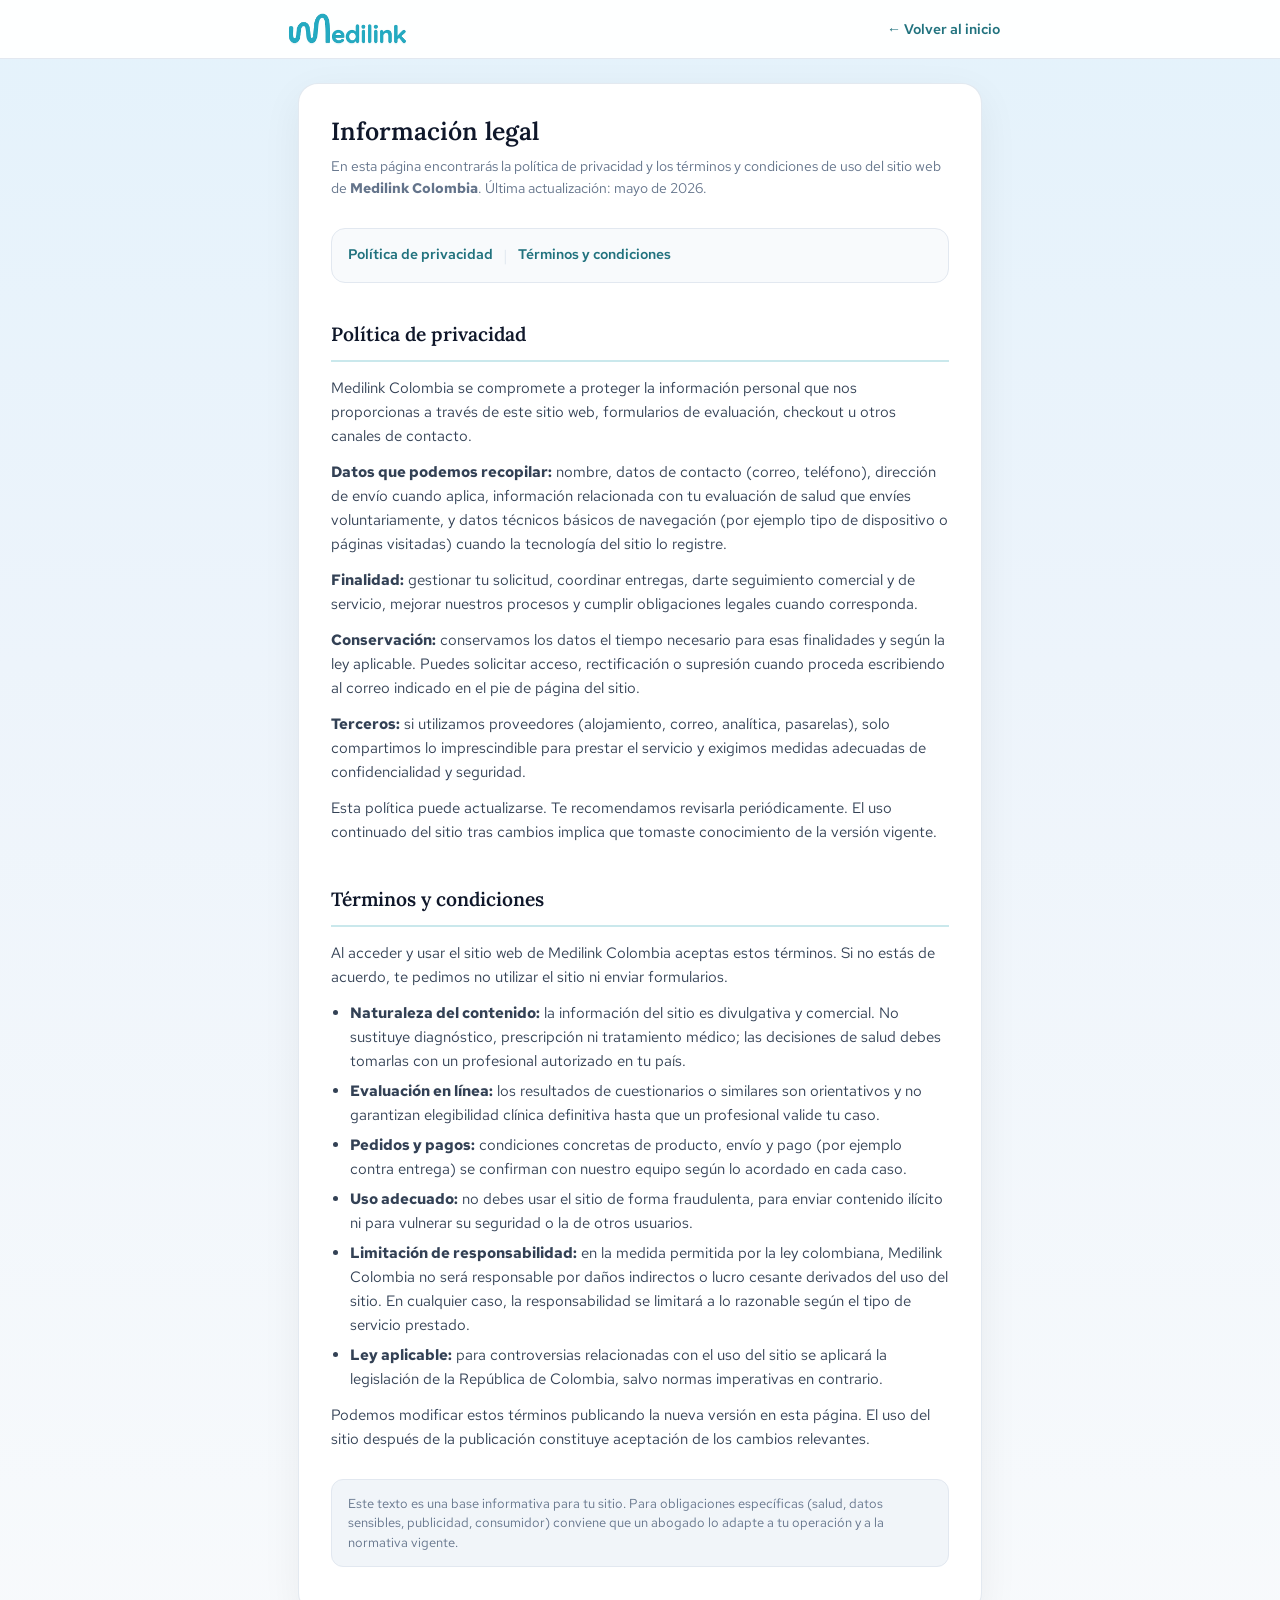
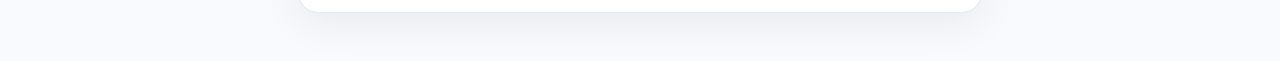
<file: privacidad-y-terminos.html>
<!DOCTYPE html>
<html lang="es">

<head>
  <meta charset="utf-8">
  <title>Política de privacidad y términos — Medilink Colombia</title>
  <meta name="viewport" content="width=device-width, initial-scale=1, viewport-fit=cover">
  <meta name="description" content="Política de privacidad y términos y condiciones de uso del sitio web de Medilink Colombia.">
  <link rel="preconnect" href="https://fonts.googleapis.com">
  <link rel="preconnect" href="https://fonts.gstatic.com" crossorigin>
  <link href="https://fonts.googleapis.com/css2?family=Red+Hat+Text:ital,wght@0,400;0,500;0,600;0,700&family=Lora:ital,wght@0,500;0,600&display=swap" rel="stylesheet">
  <link href="https://medvi.org/medvi-icon.png" rel="shortcut icon" type="image/x-icon">
  <style>
    :root {
      --bg: #edf4fb;
      --card: #ffffff;
      --text: #1e293b;
      --muted: #64748b;
      --border: #e2e8f0;
      --accent: #2FA3B4;
      --accent-dark: #21727E;
    }

    *, *::before, *::after { box-sizing: border-box; }

    body {
      margin: 0;
      min-height: 100vh;
      min-height: 100dvh;
      background: linear-gradient(180deg, #e4f2fb 0%, var(--bg) 40%, #f8fafc 100%);
      color: var(--text);
      font-family: "Red Hat Text", Arial, sans-serif;
      font-size: 16px;
      line-height: 1.6;
    }

    .mlk-legal-top {
      position: sticky;
      top: 0;
      z-index: 10;
      background: rgba(255, 255, 255, 0.94);
      backdrop-filter: blur(8px);
      border-bottom: 1px solid var(--border);
      padding: max(12px, env(safe-area-inset-top)) max(16px, env(safe-area-inset-right)) 12px max(16px, env(safe-area-inset-left));
    }

    .mlk-legal-top-inner {
      max-width: 720px;
      margin: 0 auto;
      display: flex;
      align-items: center;
      justify-content: space-between;
      gap: 16px;
      flex-wrap: wrap;
    }

    .mlk-legal-top a {
      color: var(--accent-dark);
      font-weight: 600;
      text-decoration: none;
      font-size: 14px;
    }

    .mlk-legal-top a:hover {
      text-decoration: underline;
      text-underline-offset: 3px;
    }

    .mlk-legal-logo img {
      height: 34px;
      width: auto;
      display: block;
    }

    .mlk-legal-wrap {
      max-width: 720px;
      margin: 0 auto;
      padding: max(24px, env(safe-area-inset-top)) max(18px, env(safe-area-inset-right)) max(48px, env(safe-area-inset-bottom)) max(18px, env(safe-area-inset-left));
    }

    .mlk-legal-card {
      background: var(--card);
      border: 1px solid rgba(226, 232, 240, 0.95);
      border-radius: 20px;
      padding: clamp(22px, 4vw, 32px);
      box-shadow: 0 12px 40px rgba(15, 23, 42, 0.06);
    }

    .mlk-legal-card h1 {
      margin: 0 0 8px;
      font-family: Lora, Georgia, serif;
      font-size: clamp(1.35rem, 4vw, 1.55rem);
      font-weight: 600;
      line-height: 1.25;
      color: #0f172a;
    }

    .mlk-legal-lead {
      margin: 0 0 28px;
      font-size: 14px;
      color: var(--muted);
    }

    .mlk-legal-nav {
      display: flex;
      flex-wrap: wrap;
      gap: 10px;
      margin-bottom: 28px;
      padding: 14px 16px;
      background: #f8fafc;
      border-radius: 14px;
      border: 1px solid var(--border);
    }

    .mlk-legal-nav a {
      font-size: 14px;
      font-weight: 600;
      color: var(--accent-dark);
      text-decoration: none;
    }

    .mlk-legal-nav a:hover {
      text-decoration: underline;
      text-underline-offset: 3px;
    }

    .mlk-legal-section {
      scroll-margin-top: 72px;
      padding-top: 8px;
      margin-bottom: 32px;
    }

    .mlk-legal-section:last-of-type {
      margin-bottom: 0;
    }

    .mlk-legal-section h2 {
      margin: 0 0 14px;
      font-family: Lora, Georgia, serif;
      font-size: 1.2rem;
      font-weight: 600;
      color: #0f172a;
      padding-bottom: 10px;
      border-bottom: 2px solid rgba(47, 163, 180, 0.25);
    }

    .mlk-legal-section p {
      margin: 0 0 12px;
      font-size: 15px;
      color: #334155;
    }

    .mlk-legal-section ul {
      margin: 0 0 12px;
      padding-left: 1.25em;
      color: #334155;
      font-size: 15px;
    }

    .mlk-legal-section li {
      margin-bottom: 6px;
    }

    .mlk-legal-note {
      margin-top: 28px;
      padding: 14px 16px;
      font-size: 13px;
      line-height: 1.5;
      color: var(--muted);
      background: #f1f5f9;
      border-radius: 12px;
      border: 1px solid var(--border);
    }
  </style>
</head>

<body>
  <header class="mlk-legal-top">
    <div class="mlk-legal-top-inner">
      <a class="mlk-legal-logo" href="index.html" aria-label="Medilink Colombia — inicio">
        <img src="images/LOGO-MEDILINK.png" alt="Medilink Colombia" width="160" height="40">
      </a>
      <a href="index.html">← Volver al inicio</a>
    </div>
  </header>

  <main class="mlk-legal-wrap">
    <article class="mlk-legal-card">
      <h1>Información legal</h1>
      <p class="mlk-legal-lead">
        En esta página encontrarás la política de privacidad y los términos y condiciones de uso del sitio web de
        <strong>Medilink Colombia</strong>. Última actualización: mayo de 2026.
      </p>

      <nav class="mlk-legal-nav" aria-label="En esta página">
        <a href="#politica-de-privacidad">Política de privacidad</a>
        <span aria-hidden="true" style="color:var(--border)">|</span>
        <a href="#terminos-y-condiciones">Términos y condiciones</a>
      </nav>

      <section class="mlk-legal-section" id="politica-de-privacidad">
        <h2>Política de privacidad</h2>
        <p>
          Medilink Colombia se compromete a proteger la información personal que nos proporcionas a través de este sitio web,
          formularios de evaluación, checkout u otros canales de contacto.
        </p>
        <p><strong>Datos que podemos recopilar:</strong> nombre, datos de contacto (correo, teléfono), dirección de envío cuando
          aplica, información relacionada con tu evaluación de salud que envíes voluntariamente, y datos técnicos básicos de
          navegación (por ejemplo tipo de dispositivo o páginas visitadas) cuando la tecnología del sitio lo registre.
        </p>
        <p><strong>Finalidad:</strong> gestionar tu solicitud, coordinar entregas, darte seguimiento comercial y de servicio,
          mejorar nuestros procesos y cumplir obligaciones legales cuando corresponda.
        </p>
        <p><strong>Conservación:</strong> conservamos los datos el tiempo necesario para esas finalidades y según la ley
          aplicable. Puedes solicitar acceso, rectificación o supresión cuando proceda escribiendo al correo indicado en el pie
          de página del sitio.
        </p>
        <p><strong>Terceros:</strong> si utilizamos proveedores (alojamiento, correo, analítica, pasarelas), solo compartimos
          lo imprescindible para prestar el servicio y exigimos medidas adecuadas de confidencialidad y seguridad.
        </p>
        <p>
          Esta política puede actualizarse. Te recomendamos revisarla periódicamente. El uso continuado del sitio tras cambios
          implica que tomaste conocimiento de la versión vigente.
        </p>
      </section>

      <section class="mlk-legal-section" id="terminos-y-condiciones">
        <h2>Términos y condiciones</h2>
        <p>
          Al acceder y usar el sitio web de Medilink Colombia aceptas estos términos. Si no estás de acuerdo, te pedimos no
          utilizar el sitio ni enviar formularios.
        </p>
        <ul>
          <li><strong>Naturaleza del contenido:</strong> la información del sitio es divulgativa y comercial. No sustituye
            diagnóstico, prescripción ni tratamiento médico; las decisiones de salud debes tomarlas con un profesional
            autorizado en tu país.
          </li>
          <li><strong>Evaluación en línea:</strong> los resultados de cuestionarios o similares son orientativos y no garantizan
            elegibilidad clínica definitiva hasta que un profesional valide tu caso.
          </li>
          <li><strong>Pedidos y pagos:</strong> condiciones concretas de producto, envío y pago (por ejemplo contra entrega)
            se confirman con nuestro equipo según lo acordado en cada caso.
          </li>
          <li><strong>Uso adecuado:</strong> no debes usar el sitio de forma fraudulenta, para enviar contenido ilícito ni para
            vulnerar su seguridad o la de otros usuarios.
          </li>
          <li><strong>Limitación de responsabilidad:</strong> en la medida permitida por la ley colombiana, Medilink Colombia no
            será responsable por daños indirectos o lucro cesante derivados del uso del sitio. En cualquier caso, la
            responsabilidad se limitará a lo razonable según el tipo de servicio prestado.
          </li>
          <li><strong>Ley aplicable:</strong> para controversias relacionadas con el uso del sitio se aplicará la legislación
            de la República de Colombia, salvo normas imperativas en contrario.
          </li>
        </ul>
        <p>
          Podemos modificar estos términos publicando la nueva versión en esta página. El uso del sitio después de la
          publicación constituye aceptación de los cambios relevantes.
        </p>
      </section>

      <p class="mlk-legal-note">
        Este texto es una base informativa para tu sitio. Para obligaciones específicas (salud, datos sensibles, publicidad,
        consumidor) conviene que un abogado lo adapte a tu operación y a la normativa vigente.
      </p>
    </article>
  </main>
</body>

</html>
</file>
